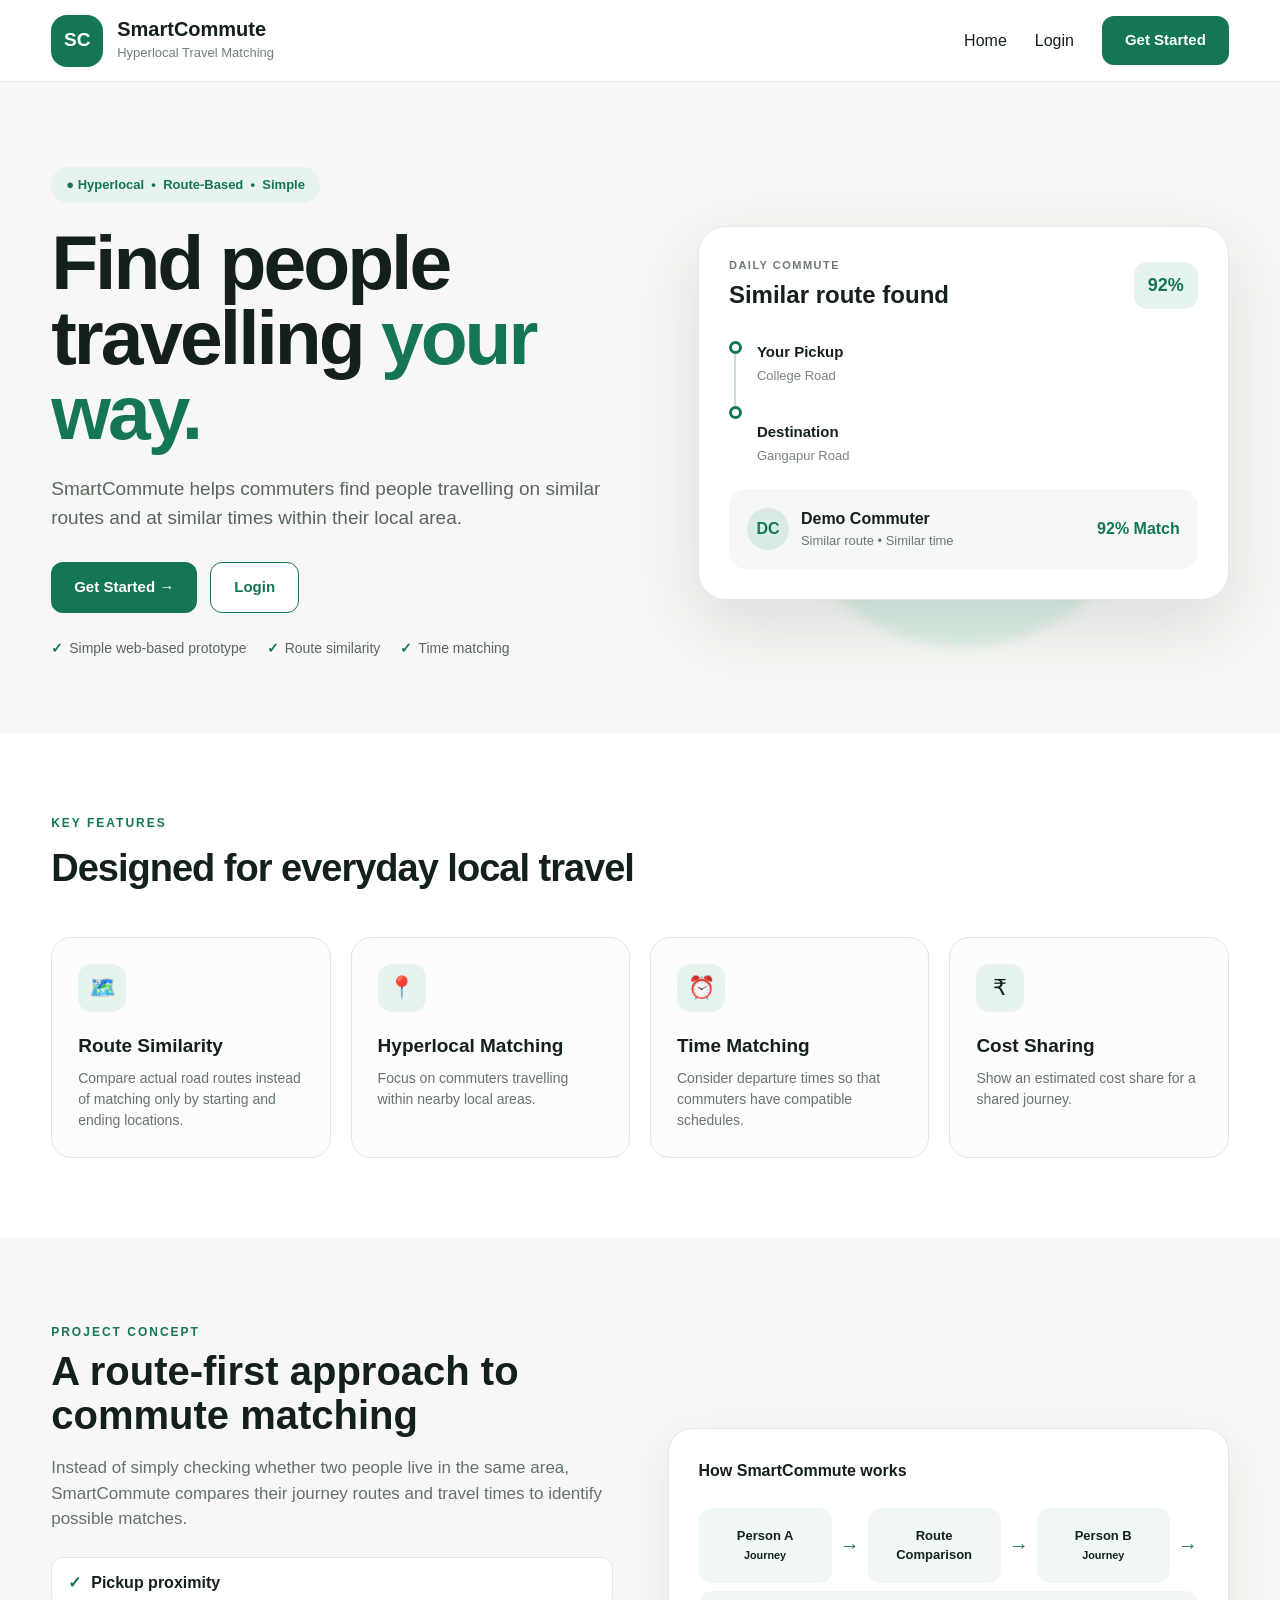
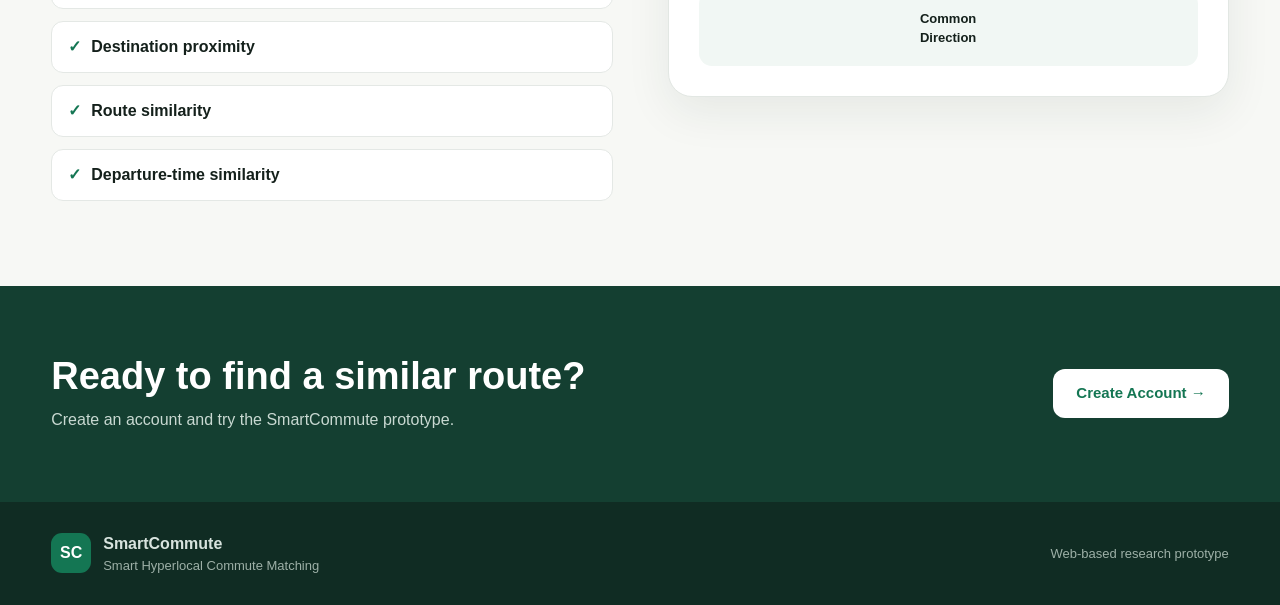
<file: index.html>
<!DOCTYPE html>
<html lang="en">
<head>
<meta charset="UTF-8">
<meta name="viewport" content="width=device-width, initial-scale=1.0">
<title>SmartCommute | Hyperlocal Travel Matching</title>

<style>
*{
    margin:0;
    padding:0;
    box-sizing:border-box;
}

body{
    font-family:Arial, Helvetica, sans-serif;
    background:#f7f8f5;
    color:#14201b;
    line-height:1.5;
}

a{
    text-decoration:none;
    color:inherit;
}

.container{
    width:min(1180px,92%);
    margin:auto;
}

/* NAVBAR */
.navbar{
    height:82px;
    background:#ffffff;
    border-bottom:1px solid #e5e9e5;
    display:flex;
    align-items:center;
}

.nav-inner{
    width:min(1180px,92%);
    margin:auto;
    display:flex;
    align-items:center;
    justify-content:space-between;
}

.logo-area{
    display:flex;
    align-items:center;
    gap:14px;
}

.logo{
    width:52px;
    height:52px;
    border-radius:16px;
    background:#147653;
    color:white;
    display:flex;
    align-items:center;
    justify-content:center;
    font-size:19px;
    font-weight:800;
}

.brand h2{
    font-size:20px;
    line-height:1.1;
}

.brand p{
    color:#718078;
    font-size:13px;
    margin-top:3px;
}

.nav-links{
    display:flex;
    align-items:center;
    gap:28px;
    font-size:16px;
}

.nav-links a:hover{
    color:#147653;
}

.btn{
    display:inline-flex;
    align-items:center;
    justify-content:center;
    border:none;
    cursor:pointer;
    border-radius:12px;
    padding:13px 23px;
    font-size:15px;
    font-weight:700;
}

.btn-primary{
    background:#147653;
    color:white;
}

.btn-primary:hover{
    background:#0e6042;
}

.btn-outline{
    border:1px solid #147653;
    color:#147653;
    background:white;
}

/* HERO */
.hero{
    padding:85px 0 75px;
    overflow:hidden;
}

.hero-grid{
    display:grid;
    grid-template-columns:1.05fr .95fr;
    align-items:center;
    gap:60px;
}

.badge{
    display:inline-flex;
    align-items:center;
    gap:8px;
    background:#e7f3ed;
    color:#147653;
    border-radius:30px;
    padding:8px 15px;
    font-size:13px;
    font-weight:700;
    margin-bottom:22px;
}

.hero h1{
    font-size:clamp(48px,6vw,78px);
    line-height:.98;
    letter-spacing:-3px;
    margin-bottom:25px;
}

.hero h1 span{
    color:#147653;
}

.hero-text{
    font-size:19px;
    color:#59665f;
    max-width:600px;
    margin-bottom:30px;
}

.hero-buttons{
    display:flex;
    gap:13px;
    flex-wrap:wrap;
}

.checks{
    display:flex;
    gap:20px;
    flex-wrap:wrap;
    margin-top:25px;
    color:#59665f;
    font-size:14px;
}

.checks span::before{
    content:"✓";
    color:#147653;
    font-weight:bold;
    margin-right:6px;
}

/* DEMO CARD */
.visual{
    position:relative;
}

.glow{
    position:absolute;
    width:390px;
    height:390px;
    background:#dceee5;
    border-radius:50%;
    top:30px;
    left:50%;
    transform:translateX(-50%);
    filter:blur(5px);
}

.route-card{
    position:relative;
    z-index:2;
    background:white;
    border:1px solid #e4e8e5;
    border-radius:28px;
    padding:30px;
    box-shadow:0 25px 70px rgba(20,45,35,.13);
}

.card-top{
    display:flex;
    justify-content:space-between;
    align-items:center;
    margin-bottom:28px;
}

.small-label{
    font-size:11px;
    letter-spacing:1.5px;
    font-weight:800;
    color:#6d7973;
    text-transform:uppercase;
}

.route-card h3{
    font-size:24px;
    margin-top:4px;
}

.score{
    background:#e7f3ed;
    color:#147653;
    padding:10px 14px;
    border-radius:14px;
    font-weight:800;
    font-size:18px;
}

.location{
    display:flex;
    gap:15px;
    margin:20px 0;
}

.dot-column{
    display:flex;
    flex-direction:column;
    align-items:center;
}

.dot{
    width:13px;
    height:13px;
    border:3px solid #147653;
    border-radius:50%;
    background:white;
}

.line{
    width:2px;
    height:52px;
    background:#cbdcd3;
}

.location strong{
    display:block;
    font-size:15px;
}

.location p{
    color:#7b8580;
    font-size:13px;
    margin-top:2px;
}

.match-box{
    background:#f5f8f6;
    border-radius:17px;
    padding:18px;
    margin-top:24px;
}

.match-header{
    display:flex;
    justify-content:space-between;
    align-items:center;
}

.person{
    display:flex;
    align-items:center;
    gap:12px;
}

.avatar{
    width:42px;
    height:42px;
    border-radius:50%;
    background:#d9ece3;
    display:flex;
    align-items:center;
    justify-content:center;
    color:#147653;
    font-weight:800;
}

.person p{
    color:#6d7772;
    font-size:13px;
}

.match-percent{
    color:#147653;
    font-weight:800;
}

/* FEATURES */
.features{
    padding:80px 0;
    background:white;
}

.section-label{
    color:#147653;
    font-size:12px;
    font-weight:800;
    letter-spacing:2px;
    text-transform:uppercase;
    margin-bottom:8px;
}

.section-title{
    font-size:38px;
    margin-bottom:40px;
    letter-spacing:-1px;
}

.feature-grid{
    display:grid;
    grid-template-columns:repeat(4,1fr);
    gap:20px;
}

.feature{
    border:1px solid #e2e7e3;
    border-radius:20px;
    padding:26px;
    background:#fbfcfb;
}

.icon{
    width:48px;
    height:48px;
    border-radius:14px;
    background:#e7f3ed;
    display:flex;
    align-items:center;
    justify-content:center;
    font-size:22px;
    margin-bottom:20px;
}

.feature h3{
    margin-bottom:8px;
    font-size:19px;
}

.feature p{
    color:#68746d;
    font-size:14px;
}

/* CONCEPT */
.concept{
    padding:85px 0;
}

.concept-grid{
    display:grid;
    grid-template-columns:1fr 1fr;
    gap:55px;
    align-items:center;
}

.concept h2{
    font-size:40px;
    line-height:1.1;
    margin-bottom:18px;
}

.concept p{
    color:#65716b;
    font-size:17px;
    margin-bottom:25px;
}

.criteria{
    display:grid;
    gap:12px;
}

.criteria div{
    background:white;
    border:1px solid #e4e8e5;
    border-radius:12px;
    padding:13px 16px;
    font-weight:600;
}

.criteria div::before{
    content:"✓";
    color:#147653;
    margin-right:10px;
}

/* SIMPLE DIAGRAM */
.diagram{
    background:#ffffff;
    border:1px solid #e2e7e3;
    border-radius:24px;
    padding:30px;
    box-shadow:0 15px 45px rgba(20,45,35,.08);
}

.diagram-title{
    font-weight:800;
    margin-bottom:25px;
}

.flow{
    display:flex;
    align-items:center;
    gap:8px;
    flex-wrap:wrap;
}

.flow-box{
    flex:1;
    min-width:120px;
    text-align:center;
    padding:18px 10px;
    background:#f1f7f4;
    border-radius:13px;
    font-size:13px;
    font-weight:700;
}

.arrow{
    color:#147653;
    font-size:20px;
}

/* CTA */
.cta{
    padding:70px 0;
    background:#143f31;
    color:white;
}

.cta-box{
    display:flex;
    justify-content:space-between;
    align-items:center;
    gap:30px;
}

.cta h2{
    font-size:38px;
    line-height:1.1;
    margin-bottom:10px;
}

.cta p{
    color:#c9d9d2;
}

.cta .btn{
    background:white;
    color:#147653;
    white-space:nowrap;
}

/* FOOTER */
footer{
    background:#102c23;
    color:#d8e3de;
    padding:30px 0;
}

.footer-inner{
    display:flex;
    justify-content:space-between;
    align-items:center;
    gap:20px;
}

.footer-brand{
    display:flex;
    align-items:center;
    gap:12px;
}

.footer-logo{
    width:40px;
    height:40px;
    border-radius:11px;
    background:#147653;
    display:flex;
    align-items:center;
    justify-content:center;
    font-weight:800;
    color:white;
}

footer p{
    color:#9db0a7;
    font-size:13px;
}

/* MOBILE */
@media(max-width:850px){

    .nav-links{
        gap:12px;
        font-size:14px;
    }

    .nav-links .btn{
        padding:10px 14px;
    }

    .hero{
        padding:55px 0;
    }

    .hero-grid,
    .concept-grid{
        grid-template-columns:1fr;
    }

    .feature-grid{
        grid-template-columns:1fr 1fr;
    }

    .hero h1{
        font-size:52px;
    }

    .cta-box{
        flex-direction:column;
        align-items:flex-start;
    }
}

@media(max-width:550px){

    .navbar{
        height:auto;
        padding:15px 0;
    }

    .nav-inner{
        flex-wrap:wrap;
        gap:15px;
    }

    .nav-links{
        width:100%;
        justify-content:flex-end;
    }

    .brand h2{
        font-size:18px;
    }

    .hero h1{
        font-size:43px;
        letter-spacing:-2px;
    }

    .hero-text{
        font-size:16px;
    }

    .feature-grid{
        grid-template-columns:1fr;
    }

    .section-title,
    .concept h2,
    .cta h2{
        font-size:30px;
    }

    .route-card{
        padding:22px;
    }

    .footer-inner{
        flex-direction:column;
        align-items:flex-start;
    }
}
</style>
</head>

<body>

<!-- NAVBAR -->
<header class="navbar">
    <div class="nav-inner">

        <a href="index.html" class="logo-area">
            <div class="logo">SC</div>

            <div class="brand">
                <h2>SmartCommute</h2>
                <p>Hyperlocal Travel Matching</p>
            </div>
        </a>

        <nav class="nav-links">
            <a href="index.html">Home</a>
            <a href="login.html">Login</a>
            <a href="register.html" class="btn btn-primary">Get Started</a>
        </nav>

    </div>
</header>


<!-- HERO -->
<section class="hero">
    <div class="container hero-grid">

        <div>

            <div class="badge">
                ● Hyperlocal &nbsp;•&nbsp; Route-Based &nbsp;•&nbsp; Simple
            </div>

            <h1>
                Find people<br>
                travelling <span>your way.</span>
            </h1>

            <p class="hero-text">
                SmartCommute helps commuters find people travelling
                on similar routes and at similar times within their
                local area.
            </p>

            <div class="hero-buttons">
                <a href="register.html" class="btn btn-primary">
                    Get Started →
                </a>

                <a href="login.html" class="btn btn-outline">
                    Login
                </a>
            </div>

            <div class="checks">
                <span>Simple web-based prototype</span>
                <span>Route similarity</span>
                <span>Time matching</span>
            </div>

        </div>


        <!-- VISUAL CARD -->
        <div class="visual">

            <div class="glow"></div>

            <div class="route-card">

                <div class="card-top">
                    <div>
                        <div class="small-label">Daily Commute</div>
                        <h3>Similar route found</h3>
                    </div>

                    <div class="score">92%</div>
                </div>

                <div class="location">

                    <div class="dot-column">
                        <div class="dot"></div>
                        <div class="line"></div>
                        <div class="dot"></div>
                    </div>

                    <div>
                        <div>
                            <strong>Your Pickup</strong>
                            <p>College Road</p>
                        </div>

                        <div style="margin-top:36px">
                            <strong>Destination</strong>
                            <p>Gangapur Road</p>
                        </div>
                    </div>

                </div>


                <div class="match-box">

                    <div class="match-header">

                        <div class="person">

                            <div class="avatar">DC</div>

                            <div>
                                <strong>Demo Commuter</strong>
                                <p>Similar route • Similar time</p>
                            </div>

                        </div>

                        <div class="match-percent">
                            92% Match
                        </div>

                    </div>

                </div>

            </div>

        </div>

    </div>
</section>


<!-- FEATURES -->
<section class="features">

    <div class="container">

        <div class="section-label">Key Features</div>

        <h2 class="section-title">
            Designed for everyday local travel
        </h2>

        <div class="feature-grid">

            <div class="feature">
                <div class="icon">🗺️</div>
                <h3>Route Similarity</h3>
                <p>
                    Compare actual road routes instead of matching
                    only by starting and ending locations.
                </p>
            </div>

            <div class="feature">
                <div class="icon">📍</div>
                <h3>Hyperlocal Matching</h3>
                <p>
                    Focus on commuters travelling within nearby
                    local areas.
                </p>
            </div>

            <div class="feature">
                <div class="icon">⏰</div>
                <h3>Time Matching</h3>
                <p>
                    Consider departure times so that commuters
                    have compatible schedules.
                </p>
            </div>

            <div class="feature">
                <div class="icon">₹</div>
                <h3>Cost Sharing</h3>
                <p>
                    Show an estimated cost share for a shared journey.
                </p>
            </div>

        </div>

    </div>

</section>


<!-- PROJECT CONCEPT -->
<section class="concept">

    <div class="container concept-grid">

        <div>

            <div class="section-label">Project Concept</div>

            <h2>
                A route-first approach to commute matching
            </h2>

            <p>
                Instead of simply checking whether two people live
                in the same area, SmartCommute compares their
                journey routes and travel times to identify
                possible matches.
            </p>

            <div class="criteria">
                <div>Pickup proximity</div>
                <div>Destination proximity</div>
                <div>Route similarity</div>
                <div>Departure-time similarity</div>
            </div>

        </div>


        <div class="diagram">

            <div class="diagram-title">
                How SmartCommute works
            </div>

            <div class="flow">

                <div class="flow-box">
                    Person A<br>
                    <small>Journey</small>
                </div>

                <div class="arrow">→</div>

                <div class="flow-box">
                    Route<br>
                    Comparison
                </div>

                <div class="arrow">→</div>

                <div class="flow-box">
                    Person B<br>
                    <small>Journey</small>
                </div>

                <div class="arrow">→</div>

                <div class="flow-box">
                    Common<br>
                    Direction
                </div>

            </div>

        </div>

    </div>

</section>


<!-- CTA -->
<section class="cta">

    <div class="container cta-box">

        <div>
            <h2>Ready to find a similar route?</h2>

            <p>
                Create an account and try the SmartCommute prototype.
            </p>
        </div>

        <a href="register.html" class="btn">
            Create Account →
        </a>

    </div>

</section>


<!-- FOOTER -->
<footer>

    <div class="container footer-inner">

        <div class="footer-brand">

            <div class="footer-logo">SC</div>

            <div>
                <strong>SmartCommute</strong>
                <p>Smart Hyperlocal Commute Matching</p>
            </div>

        </div>

        <p>
            Web-based research prototype
        </p>

    </div>

</footer>

</body>
</html>
</file>
